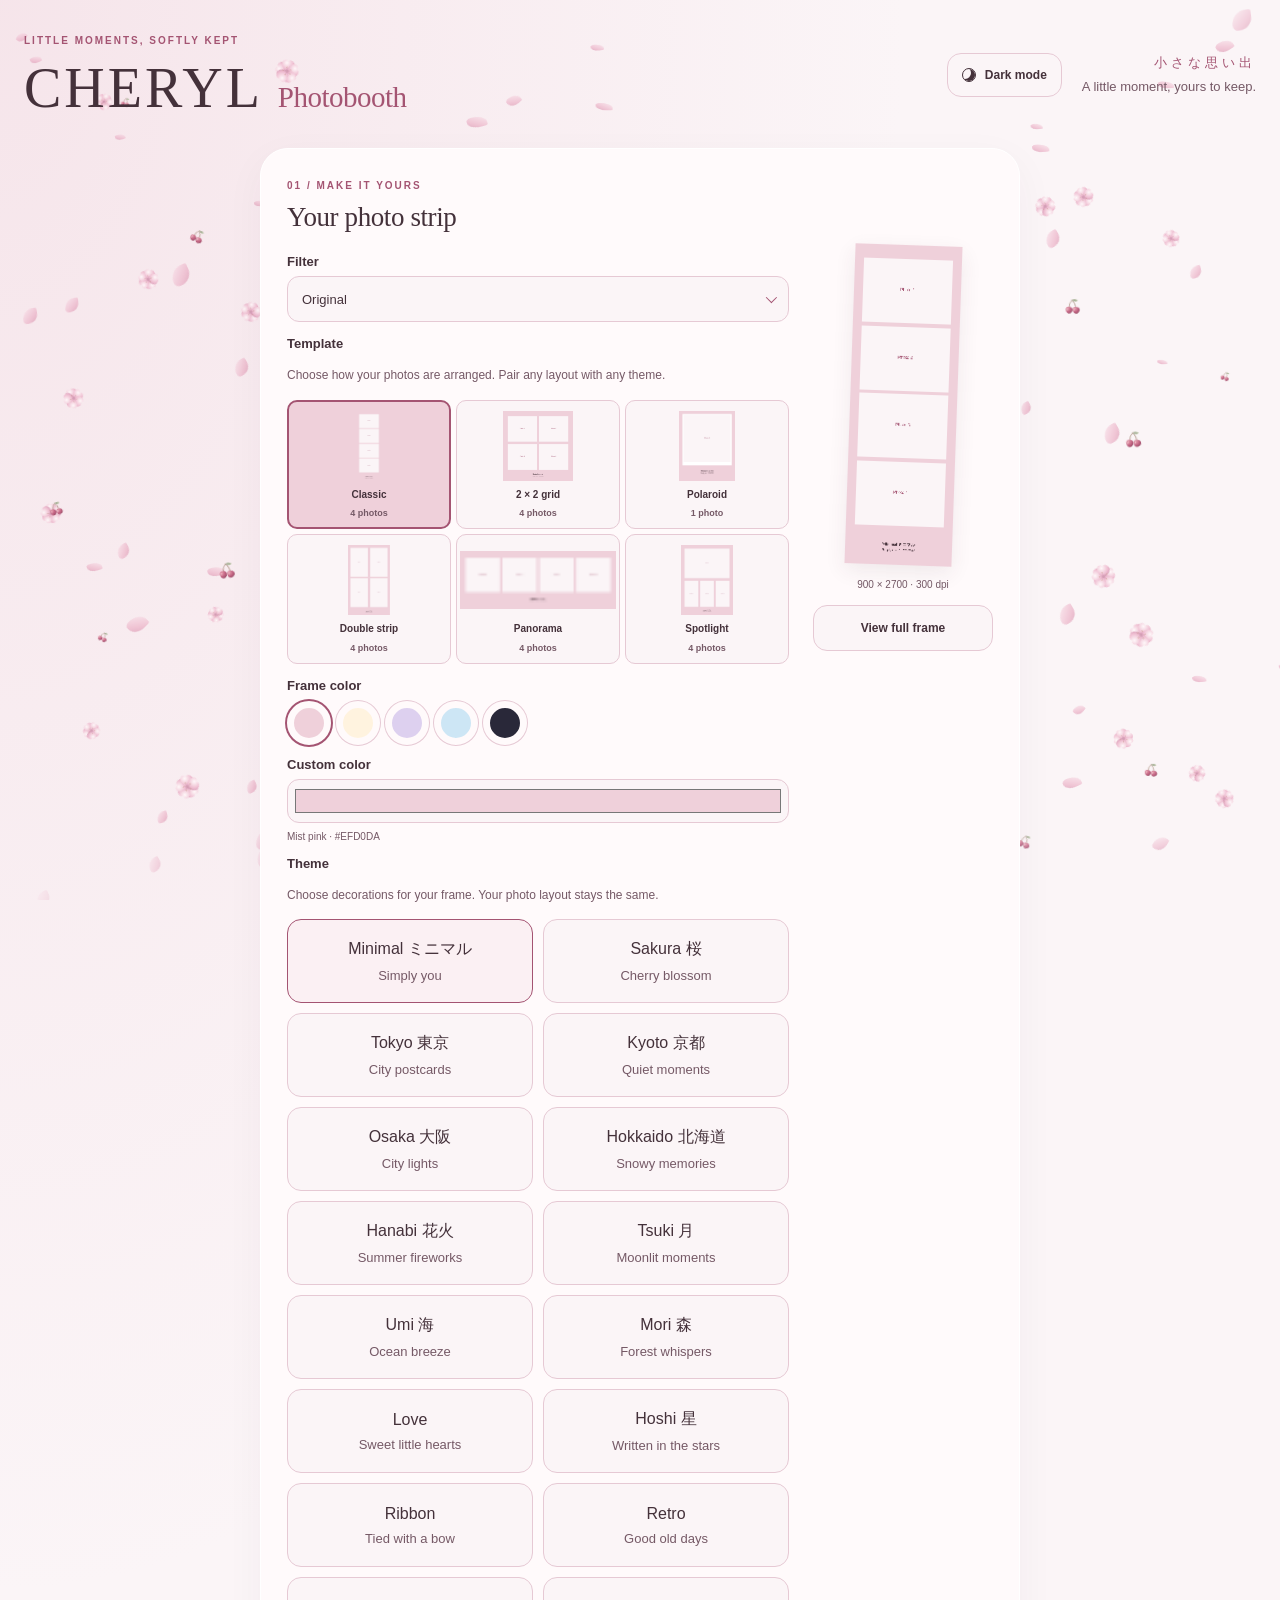
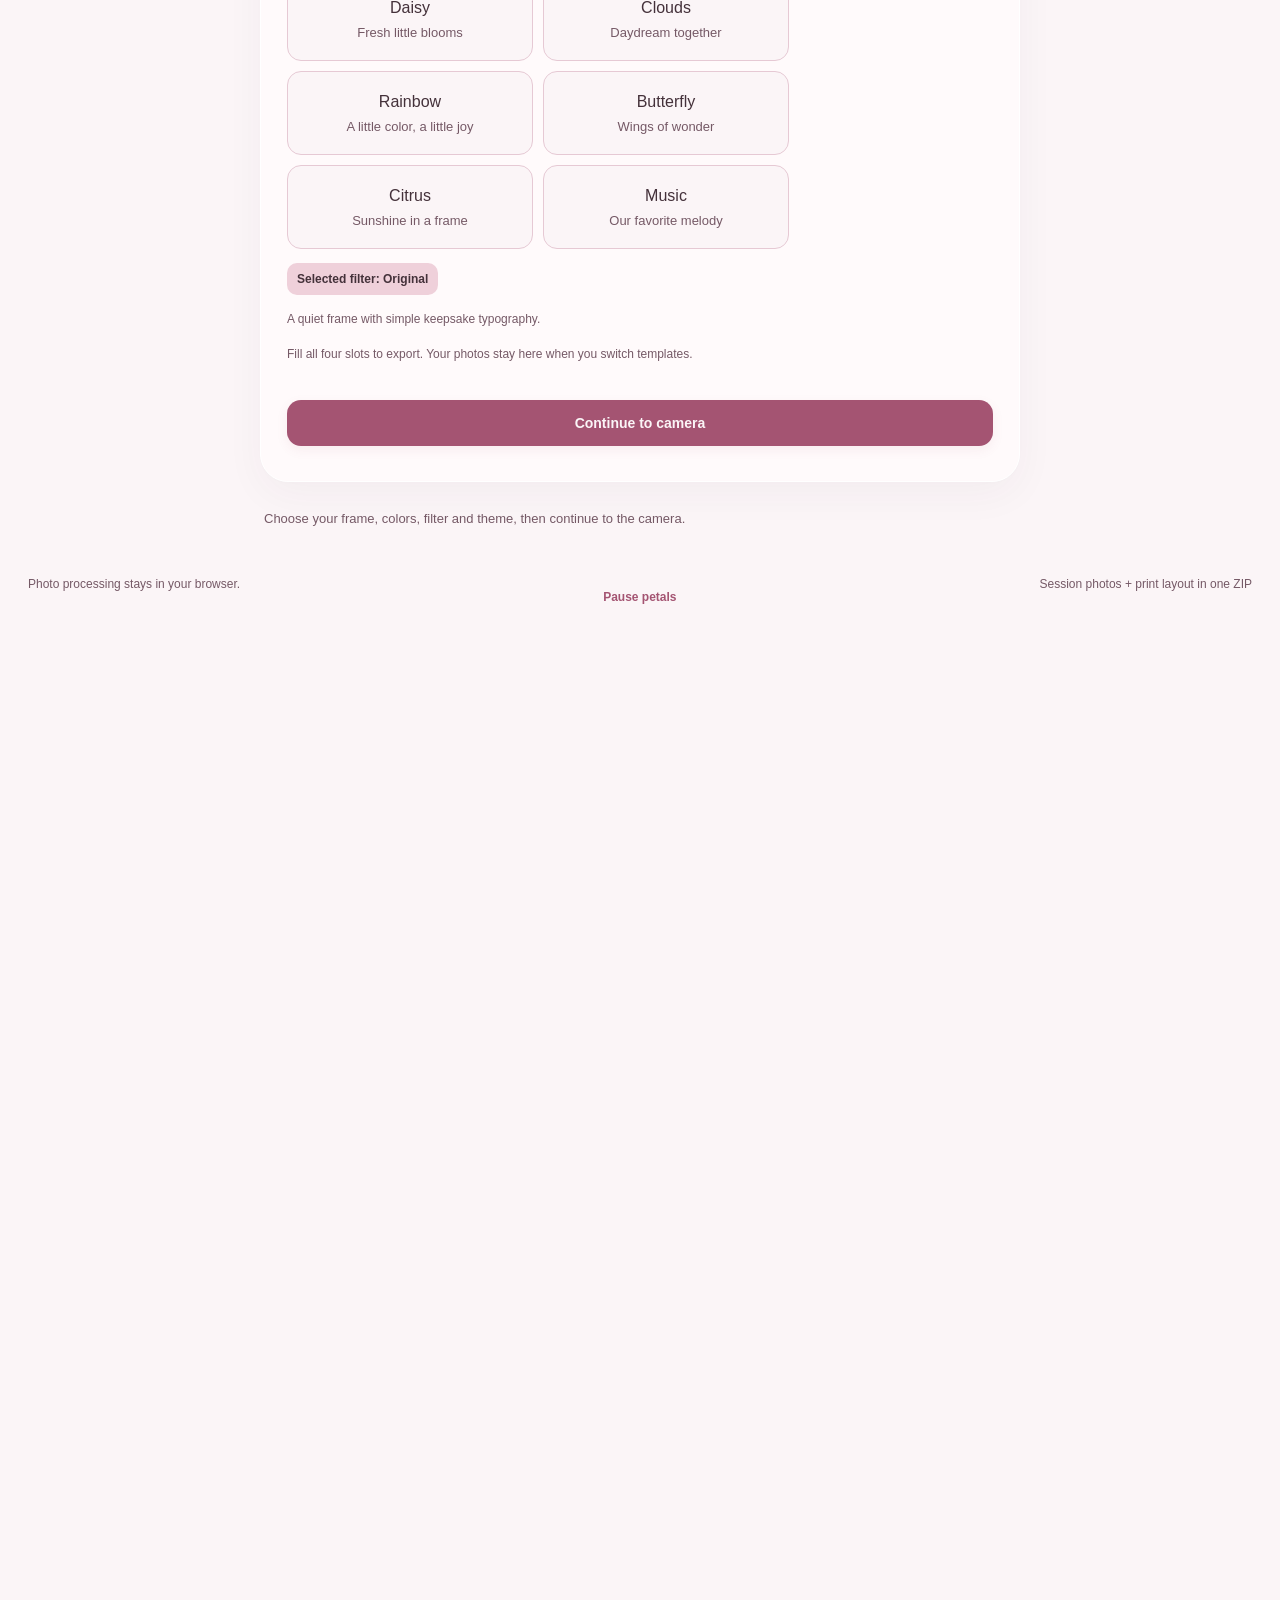
<file: index.html>
<!doctype html>
<html lang="en">
<head>
  <meta charset="utf-8">
  <meta name="viewport" content="width=device-width, initial-scale=1">
  <meta http-equiv="refresh" content="0; url=web/">
  <meta name="theme-color" content="#EFD0DA">
  <title>CHERYL Photobooth</title>
  <link rel="icon" href="web/favicon.svg" type="image/svg+xml">
</head>
<body>
  <p>Opening <a href="web/">CHERYL Photobooth</a>…</p>
</body>
</html>
</file>
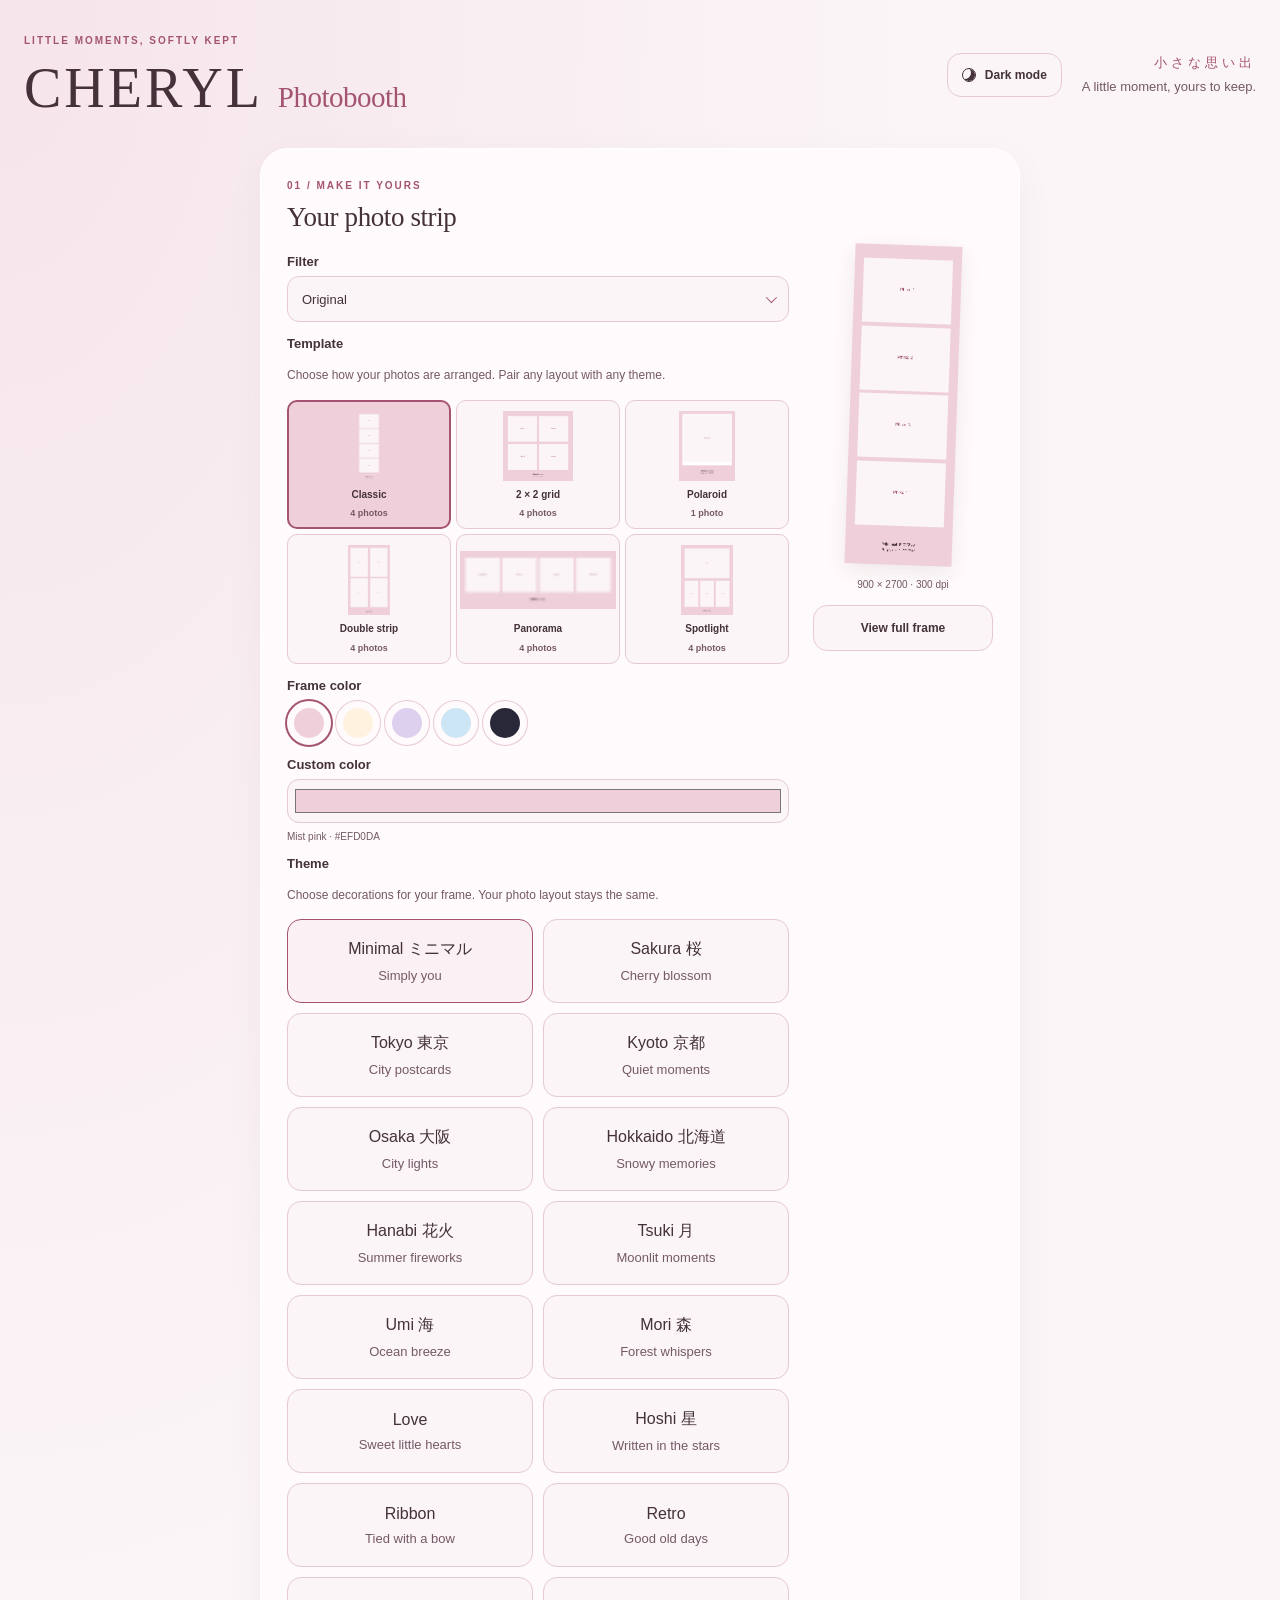
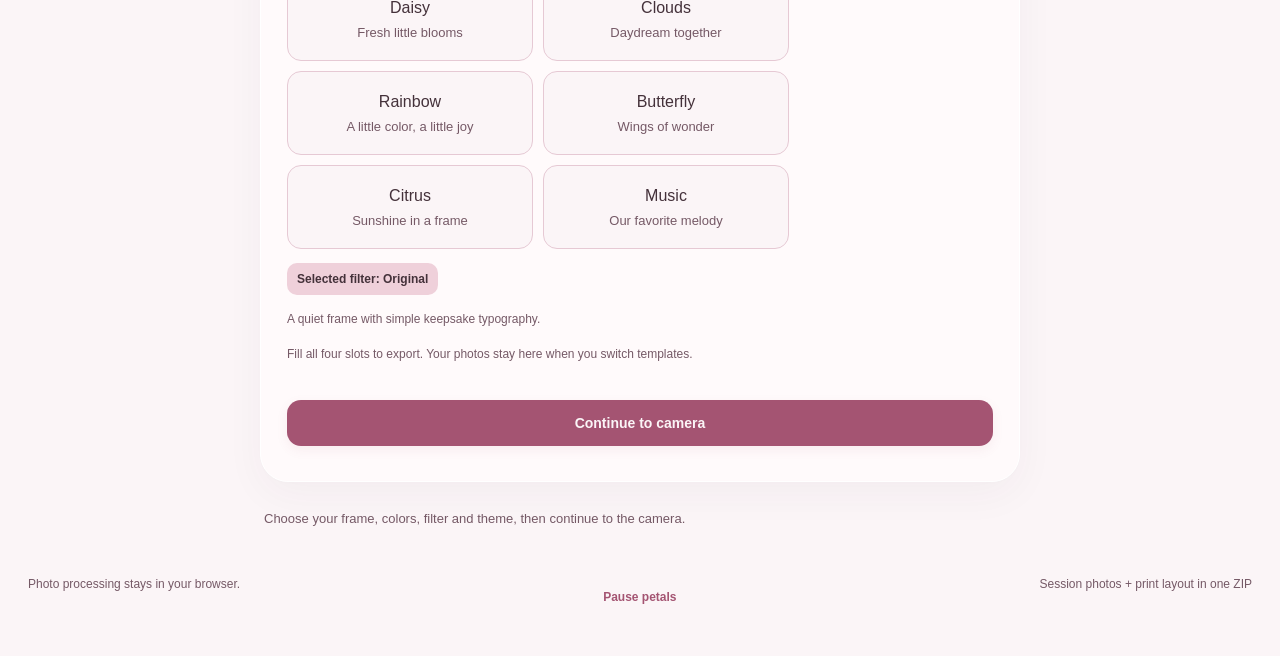
<file: web/index.html>
<!doctype html>
<html lang="en">
<head>
  <meta charset="utf-8">
  <meta name="viewport" content="width=device-width, initial-scale=1, viewport-fit=cover">
  <meta name="theme-color" content="#EFD0DA">
  <title>CHERYL Photobooth</title>
  <link rel="icon" href="favicon.svg" type="image/svg+xml">
  <link rel="stylesheet" href="styles.css?v=20261006-visible-camera-switch">
  <script src="local-save.js" defer></script>
  <script src="filters.js?v=20261006-more-designs" defer></script>
  <script src="strip-renderer.js?v=20261006-more-designs" defer></script>
  <script src="app.js?v=20261006-visible-camera-switch" defer></script>
</head>
<body>
  <div class="sakura-petals" aria-hidden="true">
    <i></i><i></i><i></i><i></i><i></i><i></i><i></i><i></i><i></i>
    <i></i><i></i><i></i><i></i><i></i><i></i><i></i><i></i><i></i>
    <i></i><i></i><i></i><i></i><i></i><i></i><i></i><i></i><i></i>
    <i></i><i></i><i></i><i></i><i></i><i></i><i></i><i></i><i></i>
    <i></i><i></i><i></i><i></i><i></i><i></i><i></i><i></i><i></i>
    <i></i><i></i><i></i><i></i><i></i><i></i><i></i><i></i><i></i>
    <i></i><i></i><i></i><i></i><i></i><i></i><i></i><i></i><i></i>
    <i></i><i></i><i></i><i></i><i></i><i></i><i></i><i></i><i></i>
  </div>
  <div class="sakura-blossoms" aria-hidden="true">
    <span></span><span></span><span></span><span></span><span></span><span></span>
    <span></span><span></span><span></span><span></span><span></span><span></span>
    <span></span><span></span><span></span><span></span><span></span><span></span>
  </div>
  <div class="falling-cherries" aria-hidden="true">
    <span></span><span></span><span></span><span></span><span></span><span></span>
    <span></span><span></span><span></span><span></span><span></span><span></span>
  </div>
  <header><div><span class="eyebrow">LITTLE MOMENTS, SOFTLY KEPT</span><h1>CHERYL <span>Photobooth</span></h1></div><div class="header-extras"><button id="toggle-dark-mode" class="secondary appearance-toggle" type="button" aria-pressed="false"><span class="appearance-icon" aria-hidden="true"></span>Dark mode</button><p><span lang="ja">小さな思い出</span><br>A little moment, yours to keep.</p></div></header>
  <main class="booth-flow" data-step="design">
    <section id="camera-step" class="camera-panel" aria-label="Live camera" hidden>
      <div class="panel-heading"><div><span class="eyebrow">02 / CAPTURE</span><h2>A moment for you</h2></div><span class="session-tag">Your cozy corner</span></div>
      <div class="viewfinder">
        <video id="camera" autoplay muted playsinline aria-label="Live camera preview"></video>
        <canvas id="camera-preview" hidden role="img" aria-label="Live camera with selected filter"></canvas>
        <div id="placeholder"><span class="camera-icon" aria-hidden="true">◎</span><h2>Make a little memory</h2><p>Open your camera, settle in, and be yourself.<br>Or bring a few favorite photos from your device.</p></div>
        <div id="countdown" role="timer" aria-label="Capture countdown" aria-live="assertive" aria-atomic="true" hidden></div>
        <div id="capture-note" role="status" aria-live="polite" hidden></div>
        <div id="shutter-flash" aria-hidden="true"></div>
      </div>
      <div class="camera-controls">
        <label>Camera <select id="device" aria-label="Camera device"><option value="">Default camera</option></select></label>
        <button id="connect" class="secondary">Open camera</button>
        <label class="timer-choice">Countdown<select id="capture-delay"><option value="0">Off</option><option value="3" selected>3 seconds</option><option value="5">5 seconds</option><option value="10">10 seconds</option></select></label>
        <button id="switch-camera" class="secondary camera-switch" type="button" aria-label="Switch to back camera" title="Open camera to switch cameras" disabled><svg viewBox="0 0 24 24" width="24" height="24" fill="none" stroke="currentColor" stroke-width="1.7" stroke-linecap="round" stroke-linejoin="round" aria-hidden="true" focusable="false"><path d="M4 6h3l2-3h6l2 3h3a1 1 0 0 1 1 1v13a1 1 0 0 1-1 1H4a1 1 0 0 1-1-1V7a1 1 0 0 1 1-1Z"/><path d="M8 11a4 4 0 0 1 7-1l1 2m0-3v3h-3M16 16a4 4 0 0 1-7 1l-1-2m0 3v-3h3"/></svg></button>
        <input id="mirror" type="checkbox" checked hidden aria-hidden="true">
      </div>
      <button id="capture" class="primary" disabled>Capture photo 1 · 3 second countdown</button>
      <button id="upload" class="secondary upload-button">Upload images</button>
      <input id="image-files" type="file" accept="image/*" multiple hidden aria-label="Choose images for empty photo slots">
      <div id="camera-error" class="camera-help" role="alert" hidden>
        <p id="camera-error-message"></p>
        <p>You can still fill your photo slots with <strong>Upload images</strong>, then save or print your set.</p>
      </div>
      <div id="camera-session-host">
      <section class="session-panel" aria-label="Your four photos" hidden>
        <div class="panel-heading"><h2 id="session-heading">Four little moments</h2><p id="progress">0 / 4 photos ready</p></div>
        <div id="slots"></div>
        <p id="session-help" class="hint">Choose Retake below a photo to take it again when you are ready.</p>
      </section>
      </div>
      <div class="flow-actions"><button id="back-design" class="quiet" type="button">Back to design</button><button id="review-photos" class="secondary" type="button" disabled>Preview photos</button></div>
    </section>
    <aside id="design-step" aria-label="Choose your photo strip design">
      <section class="strip-editor" aria-label="Photo strip design">
        <div>
          <span class="eyebrow">01 / MAKE IT YOURS</span><h2>Your photo strip</h2>
          <div id="design-options-host"><div id="shared-design-options">
          <div id="design-controls" class="design-controls">
            <label>Filter<select id="strip-filter" aria-describedby="selected-filter"><option value="original">Original</option><option value="bw">Black &amp; White</option><option value="mono">Mono</option><option value="vintage">Vintage</option><option value="sepia">Sepia</option><option value="rosy">Rosy</option><option value="soft">Soft</option><option value="warm">Warm glow</option><option value="cool">Cool breeze</option><option value="peach">Peach</option><option value="lavender">Lavender</option><option value="faded">Faded film</option><option value="vivid">Vivid</option></select></label>
            <div class="template-controls"><span class="control-label">Template</span><p class="hint">Choose how your photos are arranged. Pair any layout with any theme.</p>
              <select id="strip-template" hidden aria-label="Template"><option value="classic">Classic strip</option><option value="grid">Four-photo grid</option><option value="polaroid">Single Polaroid</option><option value="double">Double strip</option><option value="landscape">Panorama row</option><option value="collage">Spotlight collage</option></select>
              <div class="template-choices" role="group" aria-label="Choose a template">
                <button type="button" class="template-choice" data-template="classic" aria-pressed="true"><canvas aria-hidden="true"></canvas><span>Classic</span><small>4 photos</small></button>
                <button type="button" class="template-choice" data-template="grid" aria-pressed="false"><canvas aria-hidden="true"></canvas><span>2 × 2 grid</span><small>4 photos</small></button>
                <button type="button" class="template-choice" data-template="polaroid" aria-pressed="false"><canvas aria-hidden="true"></canvas><span>Polaroid</span><small>1 photo</small></button>
                <button type="button" class="template-choice" data-template="double" aria-pressed="false"><canvas aria-hidden="true"></canvas><span>Double strip</span><small>4 photos</small></button>
                <button type="button" class="template-choice" data-template="landscape" aria-pressed="false"><canvas aria-hidden="true"></canvas><span>Panorama</span><small>4 photos</small></button>
                <button type="button" class="template-choice" data-template="collage" aria-pressed="false"><canvas aria-hidden="true"></canvas><span>Spotlight</span><small>4 photos</small></button>
              </div>
            </div>
            <label id="polaroid-photo-label" hidden>Polaroid photo<select id="polaroid-photo"><option value="0">Photo 1</option><option value="1">Photo 2</option><option value="2">Photo 3</option><option value="3">Photo 4</option></select></label>
            <div class="frame-controls"><span class="control-label">Frame color</span>
              <div class="color-swatches" role="group" aria-label="Choose a frame color">
                <button type="button" class="color-swatch mist" data-color="#efd0da" aria-label="Mist pink" aria-pressed="true"></button>
                <button type="button" class="color-swatch cream" data-color="#fff3df" aria-label="Cream" aria-pressed="false"></button>
                <button type="button" class="color-swatch lilac" data-color="#ddd0ef" aria-label="Lilac" aria-pressed="false"></button>
                <button type="button" class="color-swatch sky" data-color="#cde6f5" aria-label="Sky blue" aria-pressed="false"></button>
                <button type="button" class="color-swatch midnight" data-color="#292839" aria-label="Midnight" aria-pressed="false"></button>
              </div>
              <label class="custom-color">Custom color<input id="frame-color" type="color" value="#EFD0DA"></label>
              <span id="color-name" class="selection-note">Mist pink · #EFD0DA</span>
            </div>
            <div class="theme-controls"><span class="control-label">Theme</span><p class="hint">Choose decorations for your frame. Your photo layout stays the same.</p><label hidden>Theme<select id="strip-theme" aria-describedby="theme-description"><option value="none">Minimal ミニマル</option><option value="sakura">Sakura 桜</option><option value="tokyo">Tokyo 東京</option><option value="kyoto">Kyoto 京都</option><option value="osaka">Osaka 大阪</option><option value="hokkaido">Hokkaido 北海道</option><option value="hanabi">Hanabi 花火</option><option value="tsuki">Tsuki 月</option><option value="umi">Umi 海</option><option value="mori">Mori 森</option><option value="love">Love</option><option value="hoshi">Hoshi 星</option><option value="ribbon">Ribbon</option><option value="retro">Retro</option><option value="daisy">Daisy</option><option value="clouds">Clouds</option><option value="rainbow">Rainbow</option><option value="butterfly">Butterfly</option><option value="citrus">Citrus</option><option value="music">Music</option></select></label>
              <div class="theme-choices" role="group" aria-label="Choose a theme">
                <button type="button" class="theme-choice" data-theme="none" aria-pressed="true"><span>Minimal ミニマル</span><small>Simply you</small></button>
                <button type="button" class="theme-choice" data-theme="sakura" aria-pressed="false"><span>Sakura 桜</span><small>Cherry blossom</small></button>
                <button type="button" class="theme-choice" data-theme="tokyo" aria-pressed="false"><span>Tokyo 東京</span><small>City postcards</small></button>
                <button type="button" class="theme-choice" data-theme="kyoto" aria-pressed="false"><span>Kyoto 京都</span><small>Quiet moments</small></button>
                <button type="button" class="theme-choice" data-theme="osaka" aria-pressed="false"><span>Osaka 大阪</span><small>City lights</small></button>
                <button type="button" class="theme-choice" data-theme="hokkaido" aria-pressed="false"><span>Hokkaido 北海道</span><small>Snowy memories</small></button>
                <button type="button" class="theme-choice" data-theme="hanabi" aria-pressed="false"><span>Hanabi 花火</span><small>Summer fireworks</small></button>
                <button type="button" class="theme-choice" data-theme="tsuki" aria-pressed="false"><span>Tsuki 月</span><small>Moonlit moments</small></button>
                <button type="button" class="theme-choice" data-theme="umi" aria-pressed="false"><span>Umi 海</span><small>Ocean breeze</small></button>
                <button type="button" class="theme-choice" data-theme="mori" aria-pressed="false"><span>Mori 森</span><small>Forest whispers</small></button>
                <button type="button" class="theme-choice" data-theme="love" aria-pressed="false"><span>Love</span><small>Sweet little hearts</small></button>
                <button type="button" class="theme-choice" data-theme="hoshi" aria-pressed="false"><span>Hoshi 星</span><small>Written in the stars</small></button>
                <button type="button" class="theme-choice" data-theme="ribbon" aria-pressed="false"><span>Ribbon</span><small>Tied with a bow</small></button>
                <button type="button" class="theme-choice" data-theme="retro" aria-pressed="false"><span>Retro</span><small>Good old days</small></button>
                <button type="button" class="theme-choice" data-theme="daisy" aria-pressed="false"><span>Daisy</span><small>Fresh little blooms</small></button>
                <button type="button" class="theme-choice" data-theme="clouds" aria-pressed="false"><span>Clouds</span><small>Daydream together</small></button>
                <button type="button" class="theme-choice" data-theme="rainbow" aria-pressed="false"><span>Rainbow</span><small>A little color, a little joy</small></button>
                <button type="button" class="theme-choice" data-theme="butterfly" aria-pressed="false"><span>Butterfly</span><small>Wings of wonder</small></button>
                <button type="button" class="theme-choice" data-theme="citrus" aria-pressed="false"><span>Citrus</span><small>Sunshine in a frame</small></button>
                <button type="button" class="theme-choice" data-theme="music" aria-pressed="false"><span>Music</span><small>Our favorite melody</small></button>
              </div>
            </div>
          </div>
          <p id="selected-filter" class="filter-indicator" role="status" aria-live="polite">Selected filter: Original</p>
          <p id="theme-description" class="hint">A quiet frame with simple keepsake typography.</p>
          <p id="template-help" class="hint">Fill all four slots to export. Your photos stay here when you switch templates.</p>
          </div></div>
        </div>
        <div id="design-preview-host" class="flow-preview-host"><div id="shared-strip-preview" class="strip-preview"><canvas id="strip-preview" width="900" height="2700" role="img" aria-label="Photo strip preview with your selected design"></canvas><span id="strip-resolution">900 × 2700 · 300 dpi</span><button id="open-strip-preview" class="secondary" type="button" aria-haspopup="dialog">View full frame</button></div></div>
      </section>
      <button id="continue-camera" class="primary" type="button">Continue to camera</button>
    </aside>
    <aside id="preview-step" aria-label="Review your photos" hidden>
      <div class="panel-heading"><div><span class="eyebrow">03 / PREVIEW</span><h2>Your little moments</h2></div></div>
      <p class="hint">Choose a frame design and color for your little moments. Your preview updates as you make it yours.</p>
      <div class="review-editor">
        <div id="review-preview-host" class="flow-preview-host"></div>
        <section id="review-design-host" aria-label="Customize your finished photo strip"></section>
      </div>
      <div id="review-session-host"></div>
      <div class="flow-actions"><button id="retake-photos" class="secondary" type="button">Retake photos</button><button id="continue-keep" class="primary" type="button" disabled>Continue to save / print</button></div>
      <button id="preview-back-camera" class="quiet" type="button">Back to camera</button>
    </aside>
    <aside id="keep-step" aria-label="Download, save or print your photos" hidden>
      <div id="keep-preview-host" class="flow-preview-host"></div>
      <div class="keep-heading"><span class="eyebrow">04 / KEEP THE MEMORY</span><h2>A keepsake, just for you</h2></div>
      <button id="save-strip" class="primary" disabled>Save photo strip</button>
      <button id="share-strip" class="secondary" hidden disabled>Share / Save to Photos</button>
      <p id="share-help" class="hint" hidden>Choose a destination in your device’s share sheet. Photos is available only if your device offers it.</p>
      <p id="download-fallback" class="hint" hidden>File sharing is unavailable. Use Save photo strip to download the PNG.</p>
      <details id="gallery-help" class="gallery-help" hidden>
        <summary>How to add a downloaded image to your gallery</summary>
        <p id="gallery-instructions"></p>
      </details>
      <p class="hint">Downloads the finished strip as a PNG to your device.</p>
      <button id="save" class="primary" disabled>Download photo set</button>
      <button id="save-folder" class="secondary" hidden disabled>Save to folder…</button>
      <button id="print" class="secondary" disabled>Print photo strip</button>
      <p class="hint">In the browser’s print dialog, choose your printer or Save as PDF from the destination list, where available. Use portrait paper, fit to page, and turn off browser headers and footers. If printing is unavailable, save the PNG and print it from another app.</p>
      <button id="reset" class="quiet">Start a new strip</button>
      <button id="back-preview" class="quiet" type="button">Back to preview</button>
    </aside>
    <p id="status" role="status" aria-live="polite">Choose your frame, colors, filter and theme, then continue to the camera.</p>
  </main>
  <footer><span>Photo processing stays in your browser.</span><button id="toggle-petals" class="quiet" type="button" aria-pressed="false">Pause petals</button><span id="save-location">Session photos + print layout in one ZIP</span></footer>
  <dialog id="frame-preview-dialog" aria-labelledby="frame-preview-title">
    <div class="frame-preview-heading"><h2 id="frame-preview-title">Your full frame</h2><button id="close-strip-preview" type="button" class="quiet" aria-label="Close full frame preview" autofocus>Close</button></div>
    <div class="full-frame-stage"><canvas id="full-frame-preview" role="img" aria-label="Full photo strip with selected filter, frame and theme"></canvas></div>
    <p class="hint">Your entire frame, exactly as it will appear in the saved strip. Empty slots appear until you add your photos.</p>
  </dialog>
  <div id="print-area" aria-hidden="true"><img id="print-image" alt="Finished photo layout"><p id="print-notice">Fill the required photo slots for your template, then choose Print photo strip in the booth to prepare your finished design.</p></div>
</body>
</html>
</file>
<file: web/styles.css>
/* CHERYL Photobooth ? local fonts and assets, no network dependencies. */
:root {
  color-scheme: light;
  --mist: #EFD0DA;
  --white: #FBF5F7;
  --rose: #A45472;
  --plum: #44313A;
  --muted: #755966;
  --line: #e6c9d4;
  --shadow: 0 12px 40px #44313a0b, 0 2px 8px #44313a04;
  --panel: #fffafb;
  --panel-border: #ffffff;
  --page-glow: #efd0da70;
  --primary: #A45472;
  --primary-hover: #904160;
  --on-primary: #FBF5F7;
  --disabled-bg: #eddee4;
  --disabled-text: #77636c;
  --disabled-slot: #aa8997;
  --theme-selected: #efd0da40;
  --camera-wash: #fbf5f7cc;
  --camera-outline: #fbf5f7a8;
  --camera-icon-bg: #fbf5f799;
  --menu-ring: #efd0da70;
  --scroll-thumb: #d4a0b4;
  --page-gutter: 24px;
  --page-top: 30px;
  --page-bottom: 30px;
  font-family: "Segoe UI", "Yu Gothic", "Hiragino Kaku Gothic ProN", sans-serif;
  background: var(--white);
  color: var(--plum);
}
/* Dark appearance changes interface colors; photo styles stay independent. */
:root[data-appearance=dark] {
  color-scheme: dark;
  --white: #201920;
  --mist: #50343f;
  --rose: #e5a6bd;
  --plum: #f6e7ee;
  --muted: #c3a7b5;
  --line: #604751;
  --panel: #2b222a;
  --panel-border: #4a3541;
  --page-glow: #83557038;
  --primary: #d79cb7;
  --primary-hover: #e4b0c6;
  --on-primary: #21151d;
  --disabled-bg: #42313b;
  --disabled-text: #bda2b0;
  --disabled-slot: #bda2b0;
  --theme-selected: #50343f;
  --camera-wash: #392b38aa;
  --camera-outline: #d9a3bc50;
  --camera-icon-bg: #60455170;
  --menu-ring: #c28ba538;
  --scroll-thumb: #a1728c;
  --shadow: 0 12px 40px #09060930, 0 2px 8px #09060920;
}
* { box-sizing: border-box; }
html { -webkit-text-size-adjust: 100%; text-size-adjust: 100%; }
body {
  margin: 0;
  padding: 30px max(24px, calc((100vw - 1320px) / 2));
  background: radial-gradient(ellipse at 0 0, var(--page-glow), transparent 50%), var(--white);
  min-height: 100vh;
  isolation: isolate;
}
/* Keep ambient petals behind the booth, outside every saved photo and print. */
body > header, body > main, body > footer { position: relative; z-index: 1; }
.sakura-petals { position: fixed; inset: 0; z-index: 0; overflow: hidden; pointer-events: none; }
.sakura-petals i {
  position: absolute; top: -32px; left: var(--left); width: var(--size, 15px); height: var(--size, 15px);
  animation: sakura-fall var(--duration, 20s) var(--delay, 0s) linear infinite;
}
.sakura-petals i::before {
  content: ""; display: block; width: 100%; height: 100%;
  border-radius: 85% 12% 75% 30%;
  background: linear-gradient(135deg, #f7dbe5 15%, #e9abc2 65%, #cf87a3);
  animation: sakura-flutter var(--flutter, 4s) var(--delay, 0s) ease-in-out infinite alternate;
}
.sakura-petals i:nth-child(1) { --left: 3%; --duration: 21s; --delay: -12s; --drift: 65px; }
.sakura-petals i:nth-child(2) { --left: 9%; --duration: 27s; --delay: -4s; --size: 10px; --drift: -45px; }
.sakura-petals i:nth-child(3) { --left: 15%; --duration: 19s; --delay: -16s; --size: 18px; --drift: 80px; }
.sakura-petals i:nth-child(4) { --left: 21%; --duration: 24s; --delay: -9s; --drift: -55px; --flutter: 5s; }
.sakura-petals i:nth-child(5) { --left: 27%; --duration: 28s; --delay: -22s; --size: 11px; --drift: 35px; }
.sakura-petals i:nth-child(6) { --left: 33%; --duration: 22s; --delay: -7s; --drift: 75px; }
.sakura-petals i:nth-child(7) { --left: 39%; --duration: 26s; --delay: -18s; --size: 12px; --drift: -60px; }
.sakura-petals i:nth-child(8) { --left: 45%; --duration: 20s; --delay: -2s; --size: 17px; --drift: 50px; --flutter: 3s; }
.sakura-petals i:nth-child(9) { --left: 51%; --duration: 29s; --delay: -13s; --drift: -40px; }
.sakura-petals i:nth-child(10) { --left: 57%; --duration: 23s; --delay: -19s; --size: 10px; --drift: 85px; }
.sakura-petals i:nth-child(11) { --left: 63%; --duration: 25s; --delay: -6s; --drift: -70px; --flutter: 5s; }
.sakura-petals i:nth-child(12) { --left: 69%; --duration: 18s; --delay: -11s; --size: 18px; --drift: 40px; }
.sakura-petals i:nth-child(13) { --left: 75%; --duration: 27s; --delay: -20s; --size: 11px; --drift: -55px; }
.sakura-petals i:nth-child(14) { --left: 81%; --duration: 21s; --delay: -5s; --drift: 70px; --flutter: 3s; }
.sakura-petals i:nth-child(15) { --left: 87%; --duration: 24s; --delay: -15s; --size: 17px; --drift: -65px; }
.sakura-petals i:nth-child(16) { --left: 93%; --duration: 28s; --delay: -8s; --size: 12px; --drift: 25px; }
.sakura-petals i:nth-child(17) { --left: 6%; --duration: 26s; --delay: -23s; --size: 13px; --drift: 90px; }
.sakura-petals i:nth-child(18) { --left: 96%; --duration: 20s; --delay: -17s; --drift: -85px; }
.sakura-petals i:nth-child(19) { --left: 1.5%; --duration: 19s; --delay: -1.0s; --size: 11px; --drift: 40px; --flutter: 3s; }
.sakura-petals i:nth-child(20) { --left: 7.0%; --duration: 26s; --delay: -8.2s; --size: 14px; --drift: -51px; --flutter: 4s; }
.sakura-petals i:nth-child(21) { --left: 12.5%; --duration: 22s; --delay: -12.7s; --size: 17px; --drift: 62px; --flutter: 5s; }
.sakura-petals i:nth-child(22) { --left: 18.0%; --duration: 29s; --delay: -24.4s; --size: 11px; --drift: -73px; --flutter: 6s; }
.sakura-petals i:nth-child(23) { --left: 23.5%; --duration: 25s; --delay: -5.3s; --size: 14px; --drift: 84px; --flutter: 3s; }
.sakura-petals i:nth-child(24) { --left: 29.0%; --duration: 21s; --delay: -9.9s; --size: 17px; --drift: -95px; --flutter: 4s; }
.sakura-petals i:nth-child(25) { --left: 34.5%; --duration: 28s; --delay: -20.6s; --size: 11px; --drift: 50px; --flutter: 5s; }
.sakura-petals i:nth-child(26) { --left: 40.0%; --duration: 24s; --delay: -2.5s; --size: 14px; --drift: -61px; --flutter: 6s; }
.sakura-petals i:nth-child(27) { --left: 45.5%; --duration: 20s; --delay: -7.4s; --size: 17px; --drift: 72px; --flutter: 3s; }
.sakura-petals i:nth-child(28) { --left: 51.0%; --duration: 27s; --delay: -17.1s; --size: 11px; --drift: -83px; --flutter: 4s; }
.sakura-petals i:nth-child(29) { --left: 56.5%; --duration: 23s; --delay: -20.6s; --size: 14px; --drift: 94px; --flutter: 5s; }
.sakura-petals i:nth-child(30) { --left: 62.0%; --duration: 19s; --delay: -5.0s; --size: 17px; --drift: -49px; --flutter: 6s; }
.sakura-petals i:nth-child(31) { --left: 67.5%; --duration: 26s; --delay: -13.7s; --size: 11px; --drift: 60px; --flutter: 3s; }
.sakura-petals i:nth-child(32) { --left: 73.0%; --duration: 22s; --delay: -17.4s; --size: 14px; --drift: -71px; --flutter: 4s; }
.sakura-petals i:nth-child(33) { --left: 78.5%; --duration: 29s; --delay: -4.6s; --size: 17px; --drift: 82px; --flutter: 5s; }
.sakura-petals i:nth-child(34) { --left: 84.0%; --duration: 25s; --delay: -10.5s; --size: 11px; --drift: -93px; --flutter: 6s; }
.sakura-petals i:nth-child(35) { --left: 89.5%; --duration: 21s; --delay: -14.4s; --size: 14px; --drift: 48px; --flutter: 3s; }
.sakura-petals i:nth-child(36) { --left: 95.0%; --duration: 28s; --delay: -1.5s; --size: 17px; --drift: -59px; --flutter: 4s; }
.sakura-petals i:nth-child(37) { --left: 1.0%; --duration: 18s; --delay: -0.49s; --size: 10px; --drift: 35px; --flutter: 3s; }
.sakura-petals i:nth-child(38) { --left: 3.75%; --duration: 25s; --delay: -8.11s; --size: 15px; --drift: -48px; --flutter: 4s; }
.sakura-petals i:nth-child(39) { --left: 6.5%; --duration: 19s; --delay: -11.81s; --size: 20px; --drift: 61px; --flutter: 5s; }
.sakura-petals i:nth-child(40) { --left: 9.25%; --duration: 26s; --delay: -23.89s; --size: 14px; --drift: -74px; --flutter: 6s; }
.sakura-petals i:nth-child(41) { --left: 12.0%; --duration: 20s; --delay: -5.41s; --size: 19px; --drift: 87px; --flutter: 3s; }
.sakura-petals i:nth-child(42) { --left: 14.75%; --duration: 27s; --delay: -15.32s; --size: 13px; --drift: -100px; --flutter: 4s; }
.sakura-petals i:nth-child(43) { --left: 17.5%; --duration: 21s; --delay: -18.16s; --size: 18px; --drift: 47px; --flutter: 5s; }
.sakura-petals i:nth-child(44) { --left: 20.25%; --duration: 28s; --delay: -6.05s; --size: 12px; --drift: -60px; --flutter: 6s; }
.sakura-petals i:nth-child(45) { --left: 23.0%; --duration: 22s; --delay: -11.3s; --size: 17px; --drift: 73px; --flutter: 3s; }
.sakura-petals i:nth-child(46) { --left: 25.75%; --duration: 29s; --delay: -23.51s; --size: 11px; --drift: -86px; --flutter: 4s; }
.sakura-petals i:nth-child(47) { --left: 28.5%; --duration: 23s; --delay: -3.73s; --size: 16px; --drift: 99px; --flutter: 5s; }
.sakura-petals i:nth-child(48) { --left: 31.25%; --duration: 30s; --delay: -13.78s; --size: 10px; --drift: -46px; --flutter: 6s; }
.sakura-petals i:nth-child(49) { --left: 34.0%; --duration: 24s; --delay: -18.16s; --size: 15px; --drift: 59px; --flutter: 3s; }
.sakura-petals i:nth-child(50) { --left: 36.75%; --duration: 18s; --delay: -1.95s; --size: 20px; --drift: -72px; --flutter: 4s; }
.sakura-petals i:nth-child(51) { --left: 39.5%; --duration: 25s; --delay: -10.14s; --size: 14px; --drift: 85px; --flutter: 5s; }
.sakura-petals i:nth-child(52) { --left: 42.25%; --duration: 19s; --delay: -13.35s; --size: 19px; --drift: -98px; --flutter: 6s; }
.sakura-petals i:nth-child(53) { --left: 45.0%; --duration: 26s; --delay: -1.41s; --size: 13px; --drift: 45px; --flutter: 3s; }
.sakura-petals i:nth-child(54) { --left: 47.75%; --duration: 20s; --delay: -7.03s; --size: 18px; --drift: -58px; --flutter: 4s; }
.sakura-petals i:nth-child(55) { --left: 50.5%; --duration: 27s; --delay: -17.51s; --size: 12px; --drift: 71px; --flutter: 5s; }
.sakura-petals i:nth-child(56) { --left: 53.25%; --duration: 21s; --delay: -19.86s; --size: 17px; --drift: -84px; --flutter: 6s; }
.sakura-petals i:nth-child(57) { --left: 56.0%; --duration: 28s; --delay: -8.32s; --size: 11px; --drift: 97px; --flutter: 3s; }
.sakura-petals i:nth-child(58) { --left: 58.75%; --duration: 22s; --delay: -13.08s; --size: 16px; --drift: -44px; --flutter: 4s; }
.sakura-petals i:nth-child(59) { --left: 61.5%; --duration: 29s; --delay: -25.86s; --size: 10px; --drift: 57px; --flutter: 5s; }
.sakura-petals i:nth-child(60) { --left: 64.25%; --duration: 23s; --delay: -5.59s; --size: 15px; --drift: -70px; --flutter: 6s; }
.sakura-petals i:nth-child(61) { --left: 67.0%; --duration: 30s; --delay: -16.22s; --size: 20px; --drift: 83px; --flutter: 3s; }
.sakura-petals i:nth-child(62) { --left: 69.75%; --duration: 24s; --delay: -20.11s; --size: 14px; --drift: -96px; --flutter: 4s; }
.sakura-petals i:nth-child(63) { --left: 72.5%; --duration: 18s; --delay: -3.41s; --size: 19px; --drift: 43px; --flutter: 5s; }
.sakura-petals i:nth-child(64) { --left: 75.25%; --duration: 25s; --delay: -12.16s; --size: 13px; --drift: -56px; --flutter: 6s; }
.sakura-petals i:nth-child(65) { --left: 78.0%; --duration: 19s; --delay: -14.89s; --size: 18px; --drift: 69px; --flutter: 3s; }
.sakura-petals i:nth-child(66) { --left: 80.75%; --duration: 26s; --delay: -3.51s; --size: 12px; --drift: -82px; --flutter: 4s; }
.sakura-petals i:nth-child(67) { --left: 83.5%; --duration: 20s; --delay: -8.65s; --size: 17px; --drift: 95px; --flutter: 5s; }
.sakura-petals i:nth-child(68) { --left: 86.25%; --duration: 27s; --delay: -19.7s; --size: 11px; --drift: -42px; --flutter: 6s; }
.sakura-petals i:nth-child(69) { --left: 89.0%; --duration: 21s; --delay: -1.7s; --size: 16px; --drift: 55px; --flutter: 3s; }
.sakura-petals i:nth-child(70) { --left: 91.75%; --duration: 28s; --delay: -10.59s; --size: 10px; --drift: -68px; --flutter: 4s; }
.sakura-petals i:nth-child(71) { --left: 94.5%; --duration: 22s; --delay: -14.86s; --size: 15px; --drift: 81px; --flutter: 5s; }
.sakura-petals i:nth-child(72) { --left: 97.25%; --duration: 29s; --delay: -0.78s; --size: 20px; --drift: -94px; --flutter: 6s; }
@keyframes sakura-fall {
  0% { transform: translate3d(0, -20px, 0); opacity: 0; }
  8% { opacity: .65; }
  88% { opacity: .65; }
  100% { transform: translate3d(var(--drift, 60px), calc(100vh + 64px), 0); opacity: 0; }
}
@keyframes sakura-flutter {
  from { transform: translateX(-12px) rotate(-30deg) rotateY(0deg); }
  to { transform: translateX(12px) rotate(90deg) rotateY(65deg); }
}
.petals-paused .sakura-petals i, .petals-paused .sakura-petals i::before { animation-play-state: paused; }
.sakura-blossoms { position: fixed; inset: 0; z-index: 0; overflow: hidden; pointer-events: none; }
.sakura-blossoms span {
  position: absolute; top: -44px; left: var(--left); width: var(--size, 27px); height: var(--size, 27px);
  animation: blossom-fall var(--duration, 28s) var(--delay, 0s) linear infinite;
}
.sakura-blossoms span::before {
  content: ""; display: block; width: 100%; height: 100%;
  background: url("data:image/svg+xml,%3Csvg%20xmlns%3D%22http%3A%2F%2Fwww.w3.org%2F2000%2Fsvg%22%20width%3D%2264%22%20height%3D%2264%22%20viewBox%3D%220%200%2064%2064%22%3E%0A%20%20%3Cdefs%3E%0A%20%20%20%20%3CradialGradient%20id%3D%22bloom%22%20cx%3D%22.35%22%20cy%3D%22.25%22%20r%3D%22.85%22%3E%0A%20%20%20%20%20%20%3Cstop%20stop-color%3D%22%23fffafa%22%2F%3E%0A%20%20%20%20%20%20%3Cstop%20offset%3D%22.6%22%20stop-color%3D%22%23edb7cc%22%2F%3E%0A%20%20%20%20%20%20%3Cstop%20offset%3D%221%22%20stop-color%3D%22%23c27a9d%22%20stop-opacity%3D%22.85%22%2F%3E%0A%20%20%20%20%3C%2FradialGradient%3E%0A%20%20%20%20%3Cpath%20id%3D%22petal%22%20d%3D%22M0%202C-6-1-14-9-12-17C-11-23-5-25-1-20C1-25%208-24%2012-18C17-10%207-1%200%202Z%22%2F%3E%0A%20%20%3C%2Fdefs%3E%0A%20%20%3Cg%20transform%3D%22translate%2832%2032%29%22%20fill%3D%22url%28%23bloom%29%22%3E%0A%20%20%20%20%3Cuse%20href%3D%22%23petal%22%2F%3E%3Cuse%20href%3D%22%23petal%22%20transform%3D%22rotate%2872%29%22%2F%3E%0A%20%20%20%20%3Cuse%20href%3D%22%23petal%22%20transform%3D%22rotate%28144%29%22%2F%3E%3Cuse%20href%3D%22%23petal%22%20transform%3D%22rotate%28216%29%22%2F%3E%0A%20%20%20%20%3Cuse%20href%3D%22%23petal%22%20transform%3D%22rotate%28288%29%22%2F%3E%0A%20%20%20%20%3Cg%20stroke%3D%22%23bc7999%22%20stroke-width%3D%22.75%22%20opacity%3D%22.7%22%3E%0A%20%20%20%20%20%20%3Cpath%20d%3D%22M0%200L-2-8M0%200L7-4M0%200L6%205M0%200L-2%208M0%200L-8%200%22%2F%3E%0A%20%20%20%20%3C%2Fg%3E%0A%20%20%20%20%3Cg%20fill%3D%22%23c49374%22%3E%0A%20%20%20%20%20%20%3Ccircle%20cx%3D%22-2%22%20cy%3D%22-8%22%20r%3D%221%22%2F%3E%3Ccircle%20cx%3D%227%22%20cy%3D%22-4%22%20r%3D%221%22%2F%3E%0A%20%20%20%20%20%20%3Ccircle%20cx%3D%226%22%20cy%3D%225%22%20r%3D%221%22%2F%3E%3Ccircle%20cx%3D%22-2%22%20cy%3D%228%22%20r%3D%221%22%2F%3E%3Ccircle%20cx%3D%22-8%22%20cy%3D%220%22%20r%3D%221%22%2F%3E%0A%20%20%20%20%3C%2Fg%3E%0A%20%20%20%20%3Ccircle%20r%3D%222.8%22%20fill%3D%22%23ce96ad%22%20opacity%3D%22.8%22%2F%3E%0A%20%20%3C%2Fg%3E%0A%3C%2Fsvg%3E%0A") center / contain no-repeat;
  animation: sakura-blossom-turn var(--spin, 16s) var(--delay, 0s) linear infinite;
}
.sakura-blossoms span:nth-child(even)::before { animation-direction: reverse; }
.sakura-blossoms span:nth-child(1) { --left: 2%; --duration: 28s; --delay: -15s; --drift: 20px; }
.sakura-blossoms span:nth-child(2) { --left: 7%; --duration: 32s; --delay: -4s; --size: 21.6px; --drift: 20px; }
.sakura-blossoms span:nth-child(3) { --left: 12%; --duration: 26s; --delay: -21s; --size: 32.4px; --drift: 20px; }
.sakura-blossoms span:nth-child(4) { --left: 18%; --duration: 30s; --delay: -10s; --drift: 20px; --spin: 20s; }
.sakura-blossoms span:nth-child(5) { --left: 5%; --duration: 34s; --delay: -26s; --size: 23.4px; --drift: 20px; }
.sakura-blossoms span:nth-child(6) { --left: 10%; --duration: 27s; --delay: -8s; --drift: 20px; }
.sakura-blossoms span:nth-child(7) { --left: 15%; --duration: 31s; --delay: -20s; --size: 20.7px; --drift: 20px; }
.sakura-blossoms span:nth-child(8) { --left: 21%; --duration: 25s; --delay: -2s; --size: 30.6px; --drift: 20px; --spin: 18s; }
.sakura-blossoms span:nth-child(9) { --left: 4%; --duration: 33s; --delay: -14s; --drift: 20px; }
.sakura-blossoms span:nth-child(10) { --left: 79%; --duration: 29s; --delay: -23s; --size: 22.5px; --drift: -20px; }
.sakura-blossoms span:nth-child(11) { --left: 84%; --duration: 32s; --delay: -7s; --drift: -20px; --spin: 22s; }
.sakura-blossoms span:nth-child(12) { --left: 89%; --duration: 26s; --delay: -17s; --size: 31.5px; --drift: -20px; }
.sakura-blossoms span:nth-child(13) { --left: 94%; --duration: 31s; --delay: -25s; --size: 21.6px; --drift: -20px; }
.sakura-blossoms span:nth-child(14) { --left: 81%; --duration: 27s; --delay: -6s; --drift: -20px; --spin: 19s; }
.sakura-blossoms span:nth-child(15) { --left: 86%; --duration: 30s; --delay: -18s; --size: 30.6px; --drift: -20px; }
.sakura-blossoms span:nth-child(16) { --left: 91%; --duration: 34s; --delay: -9s; --size: 23.4px; --drift: -20px; }
.sakura-blossoms span:nth-child(17) { --left: 96%; --duration: 29s; --delay: -24s; --size: 25.2px; --drift: -20px; }
.sakura-blossoms span:nth-child(18) { --left: 88%; --duration: 25s; --delay: -19s; --drift: -20px; }
@keyframes blossom-fall {
  0% { transform: translate3d(0, -20px, 0); opacity: 0; }
  8%, 88% { opacity: .9; }
  100% { transform: translate3d(var(--drift, 20px), calc(100vh + 64px), 0); opacity: 0; }
}
@keyframes sakura-blossom-turn { from { transform: rotate(0deg); } to { transform: rotate(360deg); } }
.petals-paused .sakura-blossoms span, .petals-paused .sakura-blossoms span::before { animation-play-state: paused; }
.falling-cherries { position: fixed; inset: 0; z-index: 0; overflow: hidden; pointer-events: none; }
.falling-cherries span {
  position: absolute; top: -48px; left: var(--left); width: var(--size, 15px); height: var(--size, 15px);
  animation: cherry-fall var(--duration, 30s) var(--delay, 0s) linear infinite;
}
.falling-cherries span::before {
  content: ""; display: block; width: 100%; height: 100%;
  background: url("data:image/svg+xml,%3Csvg%20xmlns%3D%22http%3A%2F%2Fwww.w3.org%2F2000%2Fsvg%22%20width%3D%2264%22%20height%3D%2264%22%20viewBox%3D%220%200%2064%2064%22%20fill%3D%22none%22%3E%0A%20%20%3Cdefs%3E%0A%20%20%20%20%3CradialGradient%20id%3D%22cherry%22%20cx%3D%22.3%22%20cy%3D%22.25%22%20r%3D%22.85%22%3E%0A%20%20%20%20%20%20%3Cstop%20stop-color%3D%22%23e495a7%22%2F%3E%0A%20%20%20%20%20%20%3Cstop%20offset%3D%22.55%22%20stop-color%3D%22%23bd5577%22%2F%3E%0A%20%20%20%20%20%20%3Cstop%20offset%3D%221%22%20stop-color%3D%22%23873653%22%2F%3E%0A%20%20%20%20%3C%2FradialGradient%3E%0A%20%20%20%20%3ClinearGradient%20id%3D%22leaf%22%20x1%3D%2231%22%20y1%3D%226%22%20x2%3D%2252%22%20y2%3D%2213%22%20gradientUnits%3D%22userSpaceOnUse%22%3E%0A%20%20%20%20%20%20%3Cstop%20stop-color%3D%22%238f9d7e%22%2F%3E%3Cstop%20offset%3D%221%22%20stop-color%3D%22%23b9c4a5%22%2F%3E%0A%20%20%20%20%3C%2FlinearGradient%3E%0A%20%20%3C%2Fdefs%3E%0A%20%20%3Cpath%20d%3D%22M18%2033Q19%2016%2032%207M44%2037Q43%2019%2032%207%22%20stroke%3D%22%2392745f%22%20stroke-width%3D%222.4%22%20stroke-linecap%3D%22round%22%2F%3E%0A%20%20%3Cpath%20d%3D%22M32%207Q44%200%2054%2010Q44%2020%2032%207Z%22%20fill%3D%22url%28%23leaf%29%22%2F%3E%0A%20%20%3Cpath%20d%3D%22M34%208L49%2010%22%20stroke%3D%22%2374876a%22%20stroke-width%3D%22.8%22%20opacity%3D%22.65%22%2F%3E%0A%20%20%3Cpath%20d%3D%22M18%2031C8%2027%203%2036%205%2044C7%2054%2016%2059%2023%2054C32%2048%2032%2037%2025%2033C23%2031%2021%2031%2018%2031Z%22%20fill%3D%22url%28%23cherry%29%22%2F%3E%0A%20%20%3Cpath%20d%3D%22M44%2035C35%2030%2029%2038%2031%2047C32%2057%2041%2062%2049%2057C58%2052%2060%2043%2053%2037C50%2034%2047%2034%2044%2035Z%22%20fill%3D%22url%28%23cherry%29%22%2F%3E%0A%20%20%3Cpath%20d%3D%22M11%2037Q9%2040%2010%2043M37%2040Q35%2043%2036%2046%22%20stroke%3D%22%23fff0ee%22%20stroke-width%3D%222.8%22%20stroke-linecap%3D%22round%22%20opacity%3D%22.7%22%2F%3E%0A%3C%2Fsvg%3E%0A") center / contain no-repeat;
  animation: cherry-sway var(--sway, 7s) var(--delay, 0s) ease-in-out infinite alternate;
}
.falling-cherries span:nth-child(1) { --left: 3%; --duration: 30s; --delay: -16.0s; --size: 15px; --drift: 25px; --sway: 8s; }
.falling-cherries span:nth-child(2) { --left: 9%; --duration: 33s; --delay: -4.4s; --size: 10px; --drift: 25px; --sway: 9s; }
.falling-cherries span:nth-child(3) { --left: 16%; --duration: 36s; --delay: -21.6s; --size: 18px; --drift: 25px; --sway: 10s; }
.falling-cherries span:nth-child(4) { --left: 22%; --duration: 29s; --delay: -5.8s; --size: 15px; --drift: 25px; --sway: 7s; }
.falling-cherries span:nth-child(5) { --left: 6%; --duration: 32s; --delay: -21.3s; --size: 11px; --drift: 25px; --sway: 8s; }
.falling-cherries span:nth-child(6) { --left: 14%; --duration: 35s; --delay: -9.3s; --size: 15px; --drift: 25px; --sway: 9s; }
.falling-cherries span:nth-child(7) { --left: 78%; --duration: 28s; --delay: -20.5s; --size: 12px; --drift: -25px; --sway: 10s; }
.falling-cherries span:nth-child(8) { --left: 84%; --duration: 31s; --delay: -10.3s; --size: 17px; --drift: -25px; --sway: 7s; }
.falling-cherries span:nth-child(9) { --left: 91%; --duration: 34s; --delay: -27.2s; --size: 15px; --drift: -25px; --sway: 8s; }
.falling-cherries span:nth-child(10) { --left: 96%; --duration: 27s; --delay: -10.8s; --size: 10px; --drift: -25px; --sway: 9s; }
.falling-cherries span:nth-child(11) { --left: 81%; --duration: 30s; --delay: -26.0s; --size: 15px; --drift: -25px; --sway: 10s; }
.falling-cherries span:nth-child(12) { --left: 89%; --duration: 33s; --delay: -15.4s; --size: 18px; --drift: -25px; --sway: 7s; }
@keyframes cherry-fall {
  0% { transform: translate3d(0, -20px, 0); opacity: 0; }
  8%, 88% { opacity: .9; }
  100% { transform: translate3d(var(--drift, 25px), calc(100vh + 80px), 0); opacity: 0; }
}
@keyframes cherry-sway {
  from { transform: rotate(-18deg) translateX(-4px); }
  to { transform: rotate(22deg) translateX(4px); }
}
.petals-paused .falling-cherries span, .petals-paused .falling-cherries span::before { animation-play-state: paused; }
#toggle-petals { font-size: 12px; padding: 8px 12px; flex-shrink: 0; }
header { display: flex; flex-wrap: wrap; justify-content: space-between; align-items: center; gap: 24px; margin-bottom: 28px; }
.header-extras { display: flex; align-items: center; gap: 20px; margin-left: auto; }
.appearance-toggle { display: inline-flex; align-items: center; justify-content: center; gap: 9px; min-height: 44px; padding: 10px 14px; font-size: 12px; white-space: nowrap; }
.appearance-toggle[aria-pressed=true] { border-color: var(--rose); background: var(--mist); }
.appearance-icon { display: inline-block; width: 14px; height: 14px; border-radius: 50%; border: 1.5px solid currentColor; box-shadow: inset -4px -2px 0 0 currentColor; }
.appearance-toggle[aria-pressed=true] .appearance-icon { box-shadow: none; background: currentColor; }
h1, h2 { font-family: Georgia, "Yu Mincho", "Hiragino Mincho ProN", serif; font-weight: 400; }
h1 { font-size: 56px; line-height: 1.1; letter-spacing: 3px; margin: 10px 0 0; }
h1 span { font-size: 29px; letter-spacing: -.5px; color: var(--rose); }
header p { text-align: right; font-size: 13px; line-height: 1.8; color: var(--muted); margin: 0; }
header p [lang=ja] { letter-spacing: 4px; color: var(--rose); }
h2 { font-size: 27px; line-height: 1.25; margin: 8px 0 20px; letter-spacing: -.4px; }
.eyebrow { font-size: 10px; font-weight: 700; letter-spacing: 2px; color: var(--rose); }
main { display: grid; grid-template-columns: minmax(0, 1fr) 390px; gap: 26px; align-items: start; }
.camera-panel, aside { min-width: 0; border: 1px solid var(--panel-border); border-radius: 28px; background: var(--panel); box-shadow: var(--shadow); padding: 26px; animation: arrive .5s ease both; }
aside { animation-delay: .06s; }
.panel-heading { display: flex; justify-content: space-between; align-items: center; gap: 16px; }
.panel-heading h2 { margin: 8px 0 20px; }
.session-tag { background: var(--white); border: 1px solid var(--line); border-radius: 30px; color: var(--muted); padding: 8px 12px; font-size: 11px; white-space: nowrap; }
.viewfinder { position: relative; aspect-ratio: 4/3; border: 1px solid var(--line); border-radius: 24px; overflow: hidden; display: flex; justify-content: center; align-items: center; background: radial-gradient(circle at 80% 12%, var(--camera-wash), transparent 50%), var(--mist); }
.viewfinder::after { content: ""; position: absolute; inset: 14px; border: 1px solid var(--camera-outline); border-radius: 16px; pointer-events: none; }
video { width: 100%; height: 100%; object-fit: contain; }
video.mirrored { transform: scaleX(-1); }
video { opacity: 0; }
#camera-preview { position: absolute; width: 100%; height: 100%; object-fit: contain; }
video.mirrored + #camera-preview { transform: scaleX(-1); }
#placeholder { position: absolute; text-align: center; padding: 28px; }
#placeholder h2 { font-size: clamp(23px, 2.8vw, 34px); margin: 14px 0; }
#placeholder p { font-size: 14px; line-height: 1.8; margin: 0; color: var(--muted); }
.camera-icon { display: inline-grid; place-items: center; width: 74px; height: 74px; border-radius: 50%; background: var(--camera-icon-bg); font-size: 50px; line-height: 1; color: var(--rose); box-shadow: 0 5px 20px #a4547210; }
#countdown {
  position: absolute;
  left: 50%;
  top: 50%;
  transform: translate(-50%, -50%);
  z-index: 5;
  display: grid;
  place-items: center;
  width: 72px;
  height: 72px;
  border-radius: 50%;
  font-family: "Segoe UI", sans-serif;
  font-size: 52px;
  font-weight: 500;
  line-height: 1;
  font-variant-numeric: tabular-nums;
  color: #FBF5F7;
  background: transparent;
  border: 0;
  box-shadow: none;
  text-shadow: 0 2px 6px #44313acc, 0 0 2px #44313a;
  pointer-events: none;
}
#capture-note { position: absolute; bottom: 40px; left: 22px; max-width: calc(100% - 116px); z-index: 5; padding: 8px 14px; border-radius: 30px; color: var(--plum); background: var(--white); border: 1px solid var(--line); font-size: 12px; font-weight: 600; white-space: nowrap; overflow: hidden; text-overflow: ellipsis; pointer-events: none; }
#shutter-flash { position: absolute; inset: 0; z-index: 4; background: #FBF5F7; opacity: 0; pointer-events: none; }
#shutter-flash.active { animation: shutter-flash .28s ease-out; }
@keyframes shutter-flash { from { opacity: .35; } to { opacity: 0; } }
.timer-choice { display: flex; align-items: center; gap: 8px; }
.camera-controls { display: flex; align-items: center; gap: 10px; flex-wrap: wrap; margin: 18px 0; font-size: 13px; }
.camera-controls > label:first-child { display: flex; align-items: center; gap: 8px; }
.camera-controls select { max-width: 170px; }
.camera-switch { margin-left: auto; display: inline-flex; align-items: center; justify-content: center; flex: 0 0 48px; width: 48px; min-height: 48px; padding: 10px; }
.camera-switch svg { flex-shrink: 0; }
select, input[type=color] { border: 1px solid var(--line); border-radius: 12px; background: var(--white); color: var(--plum); font: inherit; }
select { padding: 11px 30px 11px 12px; min-height: 44px; max-width: 100%; }
input { accent-color: var(--rose); }
button { cursor: pointer; border: 1px solid transparent; border-radius: 14px; padding: 13px 16px; min-height: 46px; font: 600 14px "Segoe UI", sans-serif; transition: background .2s, color .2s, border-color .2s, box-shadow .2s, transform .2s; }
button { -webkit-tap-highlight-color: transparent; -webkit-user-select: none; user-select: none; }
.primary { background: var(--primary); color: var(--on-primary); box-shadow: 0 4px 12px #a4547215; }
.primary:hover:not(:disabled) { background: var(--primary-hover); box-shadow: 0 6px 16px #a4547225; transform: translateY(-1px); }
.secondary { background: var(--white); border-color: var(--line); color: var(--plum); }
.secondary:hover:not(:disabled) { background: var(--mist); border-color: var(--rose); transform: translateY(-1px); }
.quiet { background: transparent; color: var(--rose); }
.quiet:hover:not(:disabled) { background: var(--white); }
button:active:not(:disabled) { transform: translateY(0); }
button:disabled { background: var(--disabled-bg); color: var(--disabled-text); border-color: transparent; box-shadow: none; cursor: not-allowed; }
button:focus-visible, select:focus-visible, input:focus-visible, summary:focus-visible { outline: 2px solid var(--rose); outline-offset: 4px; }
#capture, .upload-button { width: 100%; }
#capture { font-size: 15px; }
.upload-button { margin-top: 10px; }
#status { font-size: 13px; min-height: 42px; line-height: 1.7; color: var(--muted); margin: 18px 0; }
.camera-help { margin-top: 14px; padding: 12px 16px; border: 1px solid var(--rose); border-radius: 14px; background: var(--white); font-size: 14px; line-height: 1.6; }
.camera-help p { margin: 6px 0; }
.session-panel { border-top: 1px solid var(--line); padding-top: 20px; }
.session-panel h2 { font-size: 23px; margin: 0 0 16px; }
#progress { font-size: 12px; color: var(--rose); margin: 0 0 16px; white-space: nowrap; }
#slots { display: grid; grid-template-columns: 1fr 1fr; gap: 12px; }
.slot { display: flex; flex-direction: column; gap: 8px; align-items: stretch; min-width: 0; }
.slot-preview { height: 100px; width: 100%; min-width: 0; overflow: hidden; background: var(--white); border: 1px dashed var(--line); border-radius: 14px; display: flex; justify-content: center; align-items: center; color: var(--muted); font-size: 12px; text-align: center; padding: 0; }
.slot-preview img, .slot-preview canvas { width: 100%; height: 100%; object-fit: cover; animation: arrive .3s ease; }
.slot-actions { display: grid; grid-template-columns: minmax(44px, 1fr); }
.slot .slot-actions button { background: var(--white); color: var(--plum); border: 1px solid var(--line); padding: 4px; width: 100%; min-width: 44px; min-height: 44px; font-size: 11px; }
.slot button:disabled { color: var(--disabled-slot); }
.hint { color: var(--muted); font-size: 12px; line-height: 1.7; margin: 14px 0; }
.strip-editor { display: grid; grid-template-columns: minmax(0, 1fr) 90px; gap: 16px; }
.design-controls { display: grid; grid-template-columns: 1fr; gap: 14px; }
.design-controls label { display: flex; flex-direction: column; gap: 7px; font-size: 13px; font-weight: 600; }
.design-controls select { width: 100%; font-weight: 400; }
.design-controls input[type=color] { width: 100%; height: 44px; padding: 5px; cursor: pointer; }
.filter-indicator { display: inline-block; background: var(--mist); color: var(--plum); border-radius: 10px; padding: 7px 10px; font-size: 12px; font-weight: 600; line-height: 1.5; margin: 14px 0 0; }
.control-label { display: block; font-size: 13px; font-weight: 600; margin-bottom: 8px; }
.template-controls, .frame-controls { min-width: 0; }
.template-choices { display: grid; grid-template-columns: repeat(3, minmax(0, 1fr)); gap: 5px; }
.template-choice { display: flex; flex-direction: column; align-items: center; justify-content: center; gap: 7px; padding: 10px 3px; border: 1px solid var(--line); border-radius: 10px; color: var(--plum); background: var(--white); min-width: 0; }
.template-choice canvas { width: auto; height: 70px; max-width: 100%; object-fit: contain; }
.template-choice span { font-size: 10px; font-weight: 600; text-align: center; line-height: 1.35; }
.template-choice small { font-size: 9px; color: var(--muted); }
.template-choice[aria-pressed=true] { border: 2px solid var(--rose); padding: 9px 2px; background: var(--mist); }
.color-swatches { display: flex; flex-wrap: wrap; gap: 5px; margin-bottom: 12px; }
.color-swatch { width: 44px; height: 44px; min-height: 44px; padding: 0; border: 7px solid var(--panel); border-radius: 50%; box-shadow: 0 0 0 1px var(--line); }
.color-swatch[aria-pressed=true] { box-shadow: 0 0 0 2px var(--rose); }
.color-swatch.mist { background: #efd0da; }.color-swatch.cream { background: #fff3df; }.color-swatch.lilac { background: #ddd0ef; }.color-swatch.sky { background: #cde6f5; }.color-swatch.midnight { background: #292839; }
.selection-note { display: block; font-size: 10px; color: var(--muted); margin-top: 8px; }
.mist-select { position: relative; min-width: 0; width: 100%; font-weight: 400; }
.mist-select-trigger { display: flex; align-items: center; justify-content: space-between; gap: 12px; width: 100%; min-height: 46px; padding: 11px 14px; border: 1px solid var(--line); border-radius: 12px; background: var(--white); color: var(--plum); font: inherit; text-align: left; }
.mist-select-trigger::after { content: ""; width: 7px; height: 7px; flex-shrink: 0; border-right: 1.5px solid var(--rose); border-bottom: 1.5px solid var(--rose); transform: rotate(45deg) translateY(-2px); transition: transform .18s; }
.mist-select-trigger[aria-expanded=true] { border-color: var(--rose); box-shadow: 0 0 0 3px var(--menu-ring); }
.mist-select-trigger[aria-expanded=true]::after { transform: rotate(225deg) translate(-2px,-2px); }
.mist-options { position: absolute; top: calc(100% + 7px); left: 0; right: 0; z-index: 30; padding: 6px; max-height: min(336px,50svh); overflow-y: auto; overscroll-behavior: contain; scrollbar-width: thin; scrollbar-color: var(--scroll-thumb) var(--white); border: 1px solid var(--line); border-radius: 16px; background: var(--panel); box-shadow: 0 12px 30px #44313a18; }
.mist-select[data-placement=up] .mist-options { top: auto; bottom: calc(100% + 7px); }
.mist-option { display: flex; align-items: center; justify-content: space-between; gap: 8px; min-height: 44px; padding: 10px 12px; border-radius: 10px; color: var(--plum); cursor: pointer; font-size: inherit; line-height: 1.4; user-select: none; transition: background .15s; }
.mist-option[aria-selected=true] { background: var(--mist); font-weight: 600; }
.mist-option[aria-selected=true]::after { content: "✓"; color: var(--rose); font-weight: 700; }
.mist-option.is-active { outline: 1px solid var(--rose); outline-offset: -1px; background: var(--mist); }
.mist-option[aria-selected=true].is-active { background: var(--mist); }
.mist-option[aria-disabled=true] { opacity: .5; cursor: not-allowed; }
.camera-controls .mist-select { width: auto; flex: 1; max-width: 240px; }
.slot[data-active=false] .slot-preview { border-color: var(--line); }
.slot[data-active=true] .slot-preview { border-color: var(--rose); }
.strip-preview { display: flex; align-items: center; flex-direction: column; gap: 12px; padding-top: 70px; }
.strip-preview canvas { max-width: 100%; max-height: 320px; width: auto; height: auto; box-shadow: 0 7px 20px #44313a15; transform: rotate(2deg); transition: transform .3s ease; }
.strip-preview canvas:hover { transform: rotate(0); }
.strip-preview span { color: var(--muted); font-size: 10px; text-align: center; line-height: 1.6; }
.strip-preview button { width: 100%; font-size: 12px; }
body.preview-open { overflow: hidden; }
#frame-preview-dialog { width: min(760px, calc(100vw - 28px)); max-height: calc(100svh - 28px); padding: 20px; border: 1px solid var(--line); border-radius: 24px; background: var(--panel); color: var(--plum); box-shadow: var(--shadow); }
#frame-preview-dialog::backdrop { background: #44313a99; backdrop-filter: blur(5px); }
.frame-preview-heading { display: flex; justify-content: space-between; align-items: center; gap: 12px; margin-bottom: 16px; }
.frame-preview-heading h2 { margin: 0; font-size: 25px; }
.frame-preview-heading button { width: auto; margin: 0; min-width: 70px; }
.full-frame-stage { display: flex; align-items: center; justify-content: center; min-width: 0; padding: 12px; border-radius: 16px; background: var(--white); }
#full-frame-preview { display: block; width: auto; height: auto; max-width: 100%; max-height: max(100px, calc(100svh - 240px)); object-fit: contain; box-shadow: 0 5px 18px #44313a20; }
#frame-preview-dialog > .hint { margin-bottom: 0; }
.keep-heading { border-top: 1px solid var(--line); padding-top: 22px; margin-top: 12px; }
.keep-heading h2 { font-size: 23px; margin-bottom: 18px; }
aside > button { width: 100%; margin-bottom: 9px; }
.gallery-help { color: var(--muted); font-size: 12px; line-height: 1.7; margin: 12px 0 18px; }
.gallery-help summary { cursor: pointer; color: var(--rose); min-height: 44px; padding: 12px 0; }
.gallery-help p { margin: 10px 0; }
footer { display: flex; justify-content: space-between; gap: 12px; font-size: 12px; line-height: 1.7; color: var(--muted); margin: 24px 4px 6px; }
#print-area { display: none; }
[hidden] { display: none !important; }
@keyframes arrive { from { opacity: 0; transform: translateY(7px); } to { opacity: 1; transform: translateY(0); } }
@media (max-width: 1080px) {
  main { grid-template-columns: minmax(0, 1fr) 340px; gap: 20px; }
  .camera-panel, aside { padding: 20px; }
  .session-tag { display: none; }
  .camera-switch { margin-left: 0; }
}
@media screen and (max-width: 1100px) {
  body { padding: 24px 18px; --page-gutter: 18px; --page-top: 24px; --page-bottom: 24px; }
  main { grid-template-columns: 1fr; }
  header p { display: none; }
  .strip-editor { grid-template-columns: minmax(0, 1fr) 180px; gap: 24px; }
  .design-controls { grid-template-columns: 1fr 1fr; }
  .strip-preview { padding-top: 12px; }
  .strip-preview canvas { max-height: 420px; }
  select, input[type=color] { font-size: 16px; }
  .mist-select { font-size: 16px; }
  .camera-controls > label:first-child { flex: 1; min-width: 220px; }
  .camera-controls select { min-width: 0; max-width: 100%; }
  footer { flex-direction: column; }
}
@media screen and (max-width: 600px) {
  body { padding: 22px 12px; --page-gutter: 12px; --page-top: 22px; --page-bottom: 22px; }
  header { margin: 0 8px 24px; }
  h1 { font-size: 43px; letter-spacing: 1px; }
  h1 span { font-size: 23px; }
  .eyebrow { font-size: 9px; letter-spacing: 1.5px; }
  .camera-panel, aside { padding: 18px; border-radius: 22px; }
  .viewfinder { aspect-ratio: 3/4; max-height: 62svh; min-height: 220px; border-radius: 20px; }
  #placeholder { padding: 20px; }
  #placeholder h2 { font-size: 25px; }
  #placeholder p { font-size: 13px; }
  .camera-controls > label:first-child { width: 100%; flex-basis: 100%; min-width: 0; }
  .camera-controls select { flex: 1; max-width: none; min-width: 0; }
  .camera-controls .mist-select { max-width: none; }
  .camera-controls button { flex: 1; }
  .timer-choice { width: 100%; }
  .timer-choice select { flex: 1; min-width: 0; }
  .camera-controls .camera-switch { flex: 0 0 48px; margin-left: auto; }
  .session-panel h2 { font-size: 20px; }
  #slots { gap: 8px; }
  .slot-preview { height: 85px; font-size: 10px; }
  .slot button { width: 24px; }
  .strip-editor { grid-template-columns: minmax(0, 1fr) 80px; gap: 14px; }
  .design-controls { grid-template-columns: 1fr; }
  .strip-preview { padding-top: 70px; }
  #countdown { width: 60px; height: 60px; font-size: 44px; }
  #capture-note { bottom: 30px; left: 18px; padding: 8px 10px; font-size: 11px; }
  .slot .slot-actions button { font-size: 12px; }
}
@media (max-width: 380px) { #slots { grid-template-columns: 1fr; } }
@media screen and (max-width: 1100px) and (max-height: 600px) and (orientation: landscape) {
  body { padding-top: 14px; padding-bottom: 14px; --page-top: 14px; --page-bottom: 14px; }
  header { margin-bottom: 16px; }
  h1 { font-size: 38px; }
  h1 span { font-size: 25px; }
  .viewfinder { aspect-ratio: auto; height: clamp(210px, 60svh, 340px); min-height: 0; max-height: 60svh; }
  .camera-controls { margin: 12px 0; }
}
@media screen {
  body {
    padding-left: max(var(--page-gutter), env(safe-area-inset-left), calc((100vw - 1320px) / 2));
    padding-right: max(var(--page-gutter), env(safe-area-inset-right), calc((100vw - 1320px) / 2));
    padding-top: max(var(--page-top), env(safe-area-inset-top));
    padding-bottom: max(var(--page-bottom), env(safe-area-inset-bottom));
  }
}
@media (prefers-reduced-motion: reduce) {
  .sakura-petals, .sakura-blossoms, .falling-cherries, #toggle-petals { display: none; }
  *, *::before, *::after { animation: none !important; transition: none !important; }
}
/* The printer's selected paper size is respected, with a quarter-inch margin. */
@page {
  size: auto;
  margin: .25in;
}
@media print {
  html, body { color-scheme: light; background: white; margin: 0; padding: 0; color: black; }
  body > :not(#print-area) { display: none !important; }
  #print-area {
    display: block;
    width: 100%;
    break-inside: avoid;
    page-break-inside: avoid;
    print-color-adjust: exact;
    -webkit-print-color-adjust: exact;
  }
  #print-image {
    display: block;
    margin: 0 auto;
    width: min(3in, calc(100vh / 3));
    height: auto;
    max-width: 100%;
    max-height: 100vh;
    object-fit: contain;
    border: 0;
    box-shadow: none;
  }
  #print-area[data-template=grid] #print-image { width: min(6in, 100vh); }
  #print-area[data-template=double] #print-image { width: min(6in, 60vh); }
  #print-area[data-template=landscape] #print-image { width: min(9in, 270vh); }
  #print-area[data-template=collage] #print-image { width: min(6in, 75vh); }
  #print-area[data-template=polaroid] #print-image { width: min(4in, 80vh); }
  #print-notice { display: none; }
  #print-area:not([data-ready=true]) #print-image { display: none; }
  #print-area:not([data-ready=true]) #print-notice { display: block; font: 14pt Arial, sans-serif; }
}

/* Separate steps reuse the existing CHERYL panels and controls. */
main.booth-flow { grid-template-columns: minmax(0, 1fr); max-width: 760px; margin-inline: auto; }
.booth-flow #design-step .strip-editor { grid-template-columns: minmax(0, 1fr) 180px; gap: 24px; }
.booth-flow #design-step .strip-preview { padding-top: 70px; }
#continue-camera { margin-top: 22px; }
.flow-actions { display: flex; flex-wrap: wrap; gap: 10px; margin-top: 20px; }
.flow-actions > button { flex: 1; }
#review-preview-host .strip-preview, #keep-preview-host .strip-preview { padding: 0 0 24px; }
#review-preview-host canvas, #keep-preview-host canvas { max-height: 480px; transform: none; }
#review-preview-host .strip-preview button, #keep-preview-host .strip-preview button { width: auto; }
.booth-flow > #status { margin: 0 4px; }
@media screen and (max-width: 600px) {
  .booth-flow #design-step .strip-editor { grid-template-columns: minmax(0, 1fr) 80px; gap: 14px; }
  .flow-actions > button { flex-basis: 100%; }
}

.theme-choices { display: grid; grid-template-columns: repeat(2, minmax(0, 1fr)); gap: 10px; }
.theme-choice { display: flex; flex-direction: column; align-items: center; justify-content: center; gap: 8px; min-width: 0; min-height: 84px; padding: 12px 6px; border: 1px solid var(--line); background: var(--white); color: var(--plum); font-weight: 400; }
.theme-choice span { font-size: 16px; }
.theme-choice small { font-size: 13px; color: var(--muted); }
.theme-choice[aria-pressed=true] { border-color: var(--rose); background: var(--theme-selected); }
.theme-choice:active:not(:disabled) { border-color: var(--rose); background: var(--mist); }

/* Style the captured photos alongside the same controls used before capture. */
main.booth-flow[data-step=preview] { max-width: 1000px; }
.review-editor { display: grid; grid-template-columns: minmax(0, 1fr) minmax(0, 1fr); gap: 32px; align-items: start; margin: 24px 0; }
.review-editor > * { min-width: 0; }
#review-preview-host { position: sticky; top: 24px; padding: 24px; border-radius: 20px; background: var(--white); }
#review-preview-host .strip-preview { padding-bottom: 0; }
#review-design-host .design-controls { grid-template-columns: minmax(0, 1fr); }
#review-design-host .template-choice span { font-size: 12px; }
#review-design-host .template-choice small { font-size: 11px; }
@media screen and (max-width: 600px) {
  .review-editor { grid-template-columns: minmax(0, 1fr); gap: 24px; }
  #review-preview-host { position: static; padding: 18px; }
  #review-preview-host canvas { max-height: 360px; }
}
</file>
